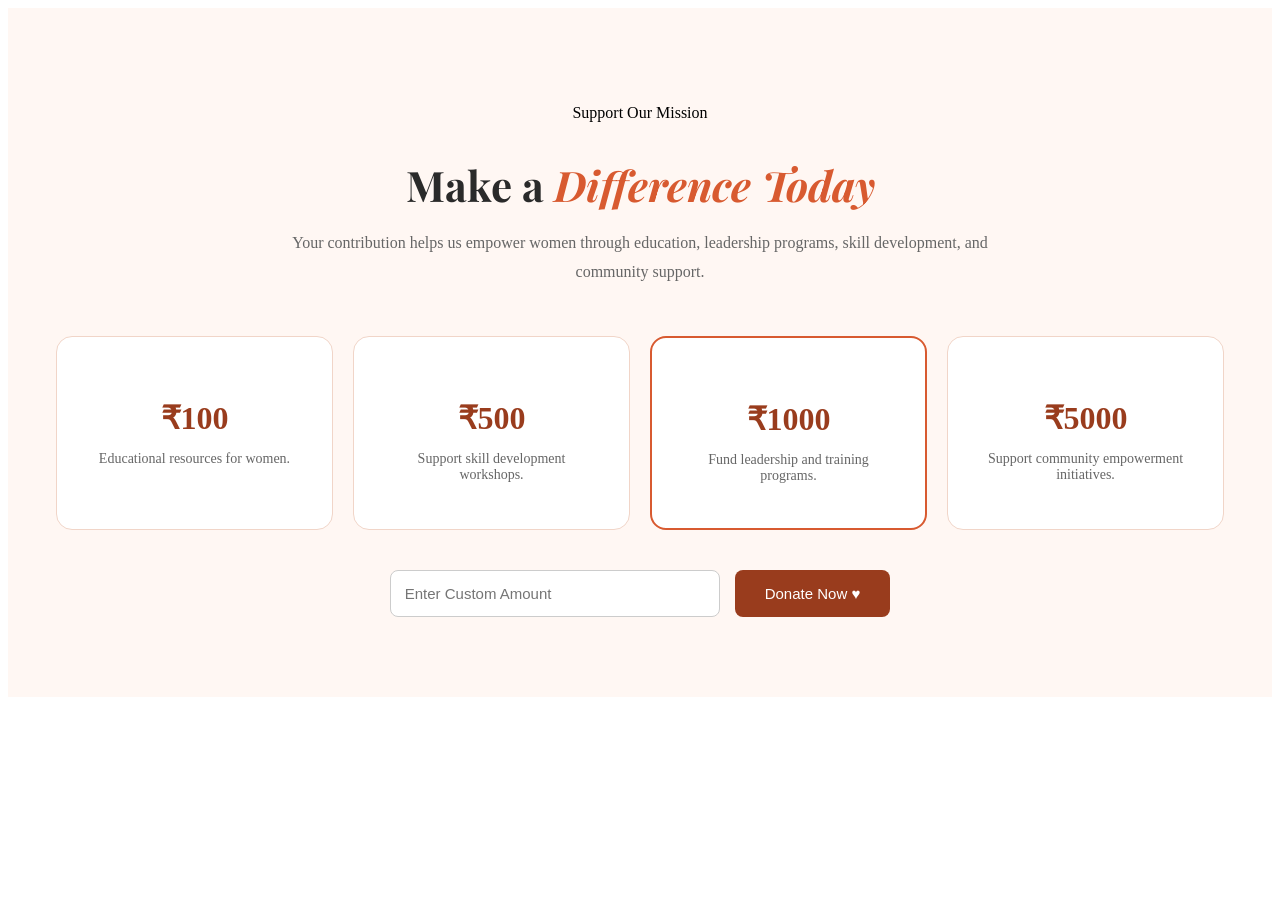
<file: donate.html>
<!DOCTYPE html>
<html lang="en">
<head>
    <meta charset="UTF-8">
    <meta name="viewport" content="width=device-width, initial-scale=1.0">
    <title>Donate | She Can Foundation</title>

    <link href="https://fonts.googleapis.com/css2?family=Playfair+Display:wght@700&family=DM+Sans:wght@300;400;500&display=swap" rel="stylesheet">

    <link rel="stylesheet" href="donate.css">
</head>
<body>


<section class="donate-section" id="donate">

    <div class="donate-header">
        <p class="eyebrow">Support Our Mission</p>
        <h2>Make a <span>Difference Today</span></h2>
        <p class="donate-text">
            Your contribution helps us empower women through education,
            leadership programs, skill development, and community support.
        </p>
    </div>

    <div class="donation-cards">

        <div class="donation-card">
            <h3>₹100</h3>
            <p>Educational resources for women.</p>
        </div>

        <div class="donation-card">
            <h3>₹500</h3>
            <p>Support skill development workshops.</p>
        </div>

        <div class="donation-card featured">
            <h3>₹1000</h3>
            <p>Fund leadership and training programs.</p>
        </div>

        <div class="donation-card">
            <h3>₹5000</h3>
            <p>Support community empowerment initiatives.</p>
        </div>

    </div>

    <div class="custom-donation">
        <input type="number" placeholder="Enter Custom Amount">
        <button class="donate-btn">Donate Now ♥</button>
    </div>

</section>
</file>
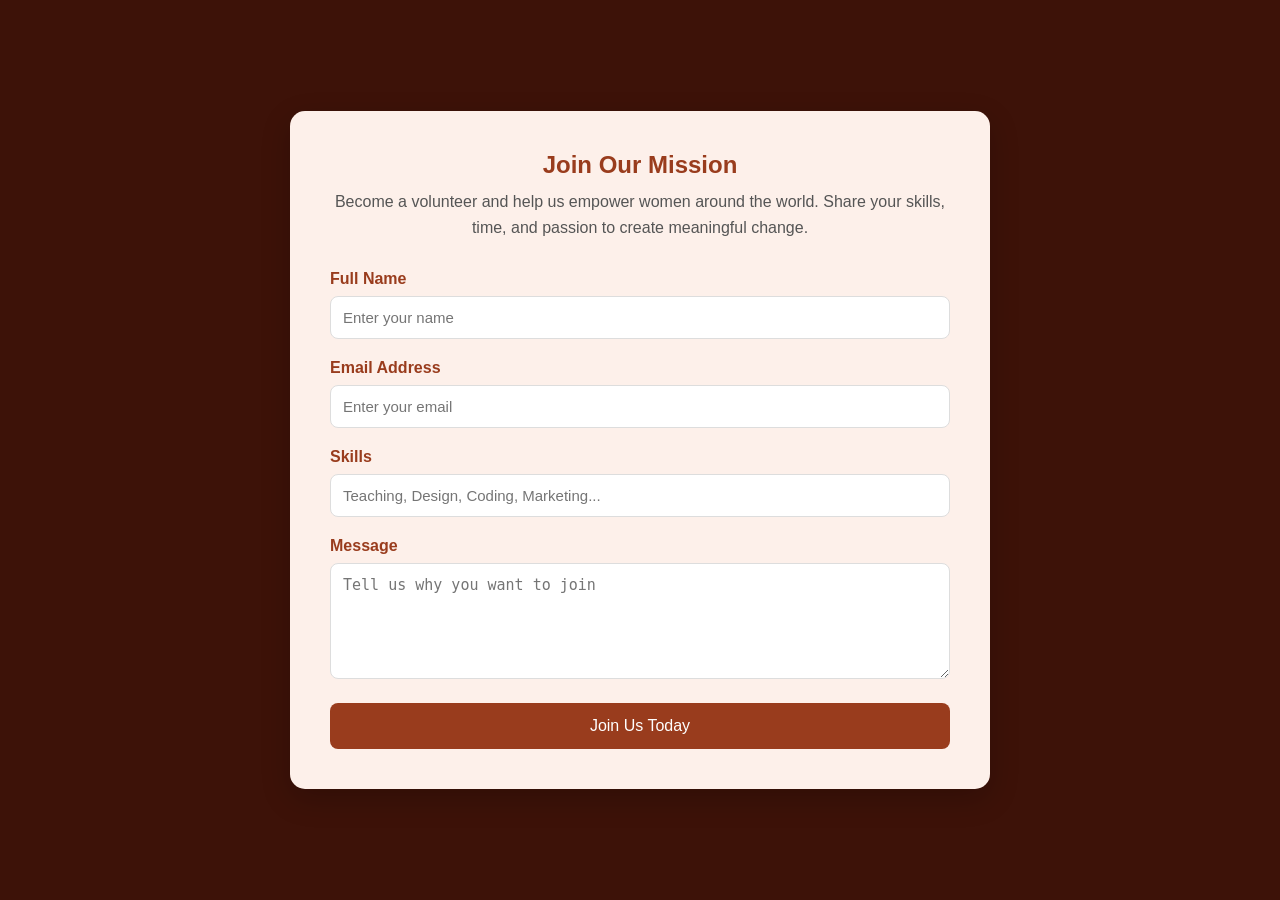
<file: join.html>
<!DOCTYPE html>
<html lang="en">
<head>
    <meta charset="UTF-8">
    <meta name="viewport" content="width=device-width, initial-scale=1.0">
    <title>Join Us | She Can Foundation</title>
    <link rel="stylesheet" href="join.css">
</head>
<body>

<section class="join-section">
    <div class="join-container">

        <h1>Join Our Mission</h1>
        <p>
            Become a volunteer and help us empower women around the world.
            Share your skills, time, and passion to create meaningful change.
        </p>

        <form class="join-form" id="joinForm">

            <div class="input-group">
                <label>Full Name</label>
                <input type="text" placeholder="Enter your name" required>
            </div>

            <div class="input-group">
                <label>Email Address</label>
                <input type="email" placeholder="Enter your email" required>
            </div>

            <div class="input-group">
                <label>Skills</label>
                <input type="text" placeholder="Teaching, Design, Coding, Marketing..." required>
            </div>

            <div class="input-group">
                <label>Message</label>
                <textarea rows="5" placeholder="Tell us why you want to join"></textarea>
            </div>

            <button type="submit">Join Us Today</button>
            <p id="successMessage">
    🎉 Thank you for joining She Can Foundation! We will contact you soon.
            </p>

        </form>

    </div>
</section>
<script src="join.js"></script>

</body>
</html>
</file>
<file: donate.css>
/* DONATE SECTION */

.donate-section{
    padding:80px 48px;
    background:#fff7f3;
    text-align:center;
}

.donate-header{
    max-width:700px;
    margin:auto;
    margin-bottom:50px;
}

.donate-header h2{
    font-family:'Playfair Display', serif;
    font-size:42px;
    color:#2a2a2a;
    margin-bottom:15px;
}

.donate-header h2 span{
    color:#D85A30;
    font-style:italic;
}

.donate-text{
    color:#666;
    line-height:1.8;
}

.donation-cards{
    display:grid;
    grid-template-columns:repeat(auto-fit,minmax(220px,1fr));
    gap:20px;
    margin-bottom:40px;
}

.donation-card{
    background:white;
    padding:30px;
    border-radius:16px;
    border:1px solid #f1d5c8;
    transition:0.3s;
    cursor:pointer;
}

.donation-card:hover{
    transform:translateY(-8px);
    box-shadow:0 12px 30px rgba(0,0,0,0.08);
}

.donation-card h3{
    font-size:32px;
    color:#993C1D;
    margin-bottom:10px;
}

.donation-card p{
    color:#666;
    font-size:14px;
}

.featured{
    border:2px solid #D85A30;
}

.custom-donation{
    display:flex;
    justify-content:center;
    gap:15px;
    flex-wrap:wrap;
}

.custom-donation input{
    width:300px;
    padding:14px;
    border:1px solid #ccc;
    border-radius:8px;
    font-size:15px;
}

.donate-btn{
    background:#993C1D;
    color:white;
    border:none;
    padding:14px 30px;
    border-radius:8px;
    cursor:pointer;
    font-size:15px;
    font-weight:500;
    transition:0.3s;
}

.donate-btn:hover{
    background:#712B13;
}

@media(max-width:768px){

    .donate-section{
        padding:60px 24px;
    }

    .donate-header h2{
        font-size:32px;
    }

    .custom-donation{
        flex-direction:column;
        align-items:center;
    }

    .custom-donation input{
        width:100%;
        max-width:350px;
    }
}
</file>
<file: join.css>
:root{
    --rust:#993C1D;
    --rust-dk:#712B13;
    --peach:#F0997B;
    --cream:#FDF0EA;
    --dark:#3D1208;
    --off:#FAECE7;
}

*{
    margin:0;
    padding:0;
    box-sizing:border-box;
}

body{
    font-family:Arial, sans-serif;
    background:var(--dark);
    display:flex;
    justify-content:center;
    align-items:center;
    min-height:100vh;
    padding:20px;
}

.join-container{
    width:100%;
    max-width:700px;
    background:var(--cream);
    padding:40px;
    border-radius:15px;
    box-shadow:0 10px 30px rgba(0,0,0,0.2);
}

.join-container h1{
    text-align:center;
    color:var(--rust);
    margin-bottom:10px;
}

.join-container p{
    text-align:center;
    color:#555;
    margin-bottom:30px;
    line-height:1.6;
}

.input-group{
    margin-bottom:20px;
}

.input-group label{
    display:block;
    margin-bottom:8px;
    color:var(--rust);
    font-weight:600;
}

.input-group input,
.input-group textarea{
    width:100%;
    padding:12px;
    border:1px solid #ddd;
    border-radius:8px;
    font-size:15px;
}

.input-group input:focus,
.input-group textarea:focus{
    outline:none;
    border-color:var(--rust);
}

button{
    width:100%;
    padding:14px;
    background:var(--rust);
    color:white;
    border:none;
    border-radius:8px;
    font-size:16px;
    cursor:pointer;
    transition:0.3s;
}

button:hover{
    background:var(--rust-dk);
}
#successMessage{
    display: none;
    margin-top: 20px;
    padding: 15px;
    background: #EAF8F1;
    color: #0F6E56;
    border: 1px solid #0F6E56;
    border-radius: 8px;
    text-align: center;
    font-size: 15px;
    font-weight: 500;
}
</file>
